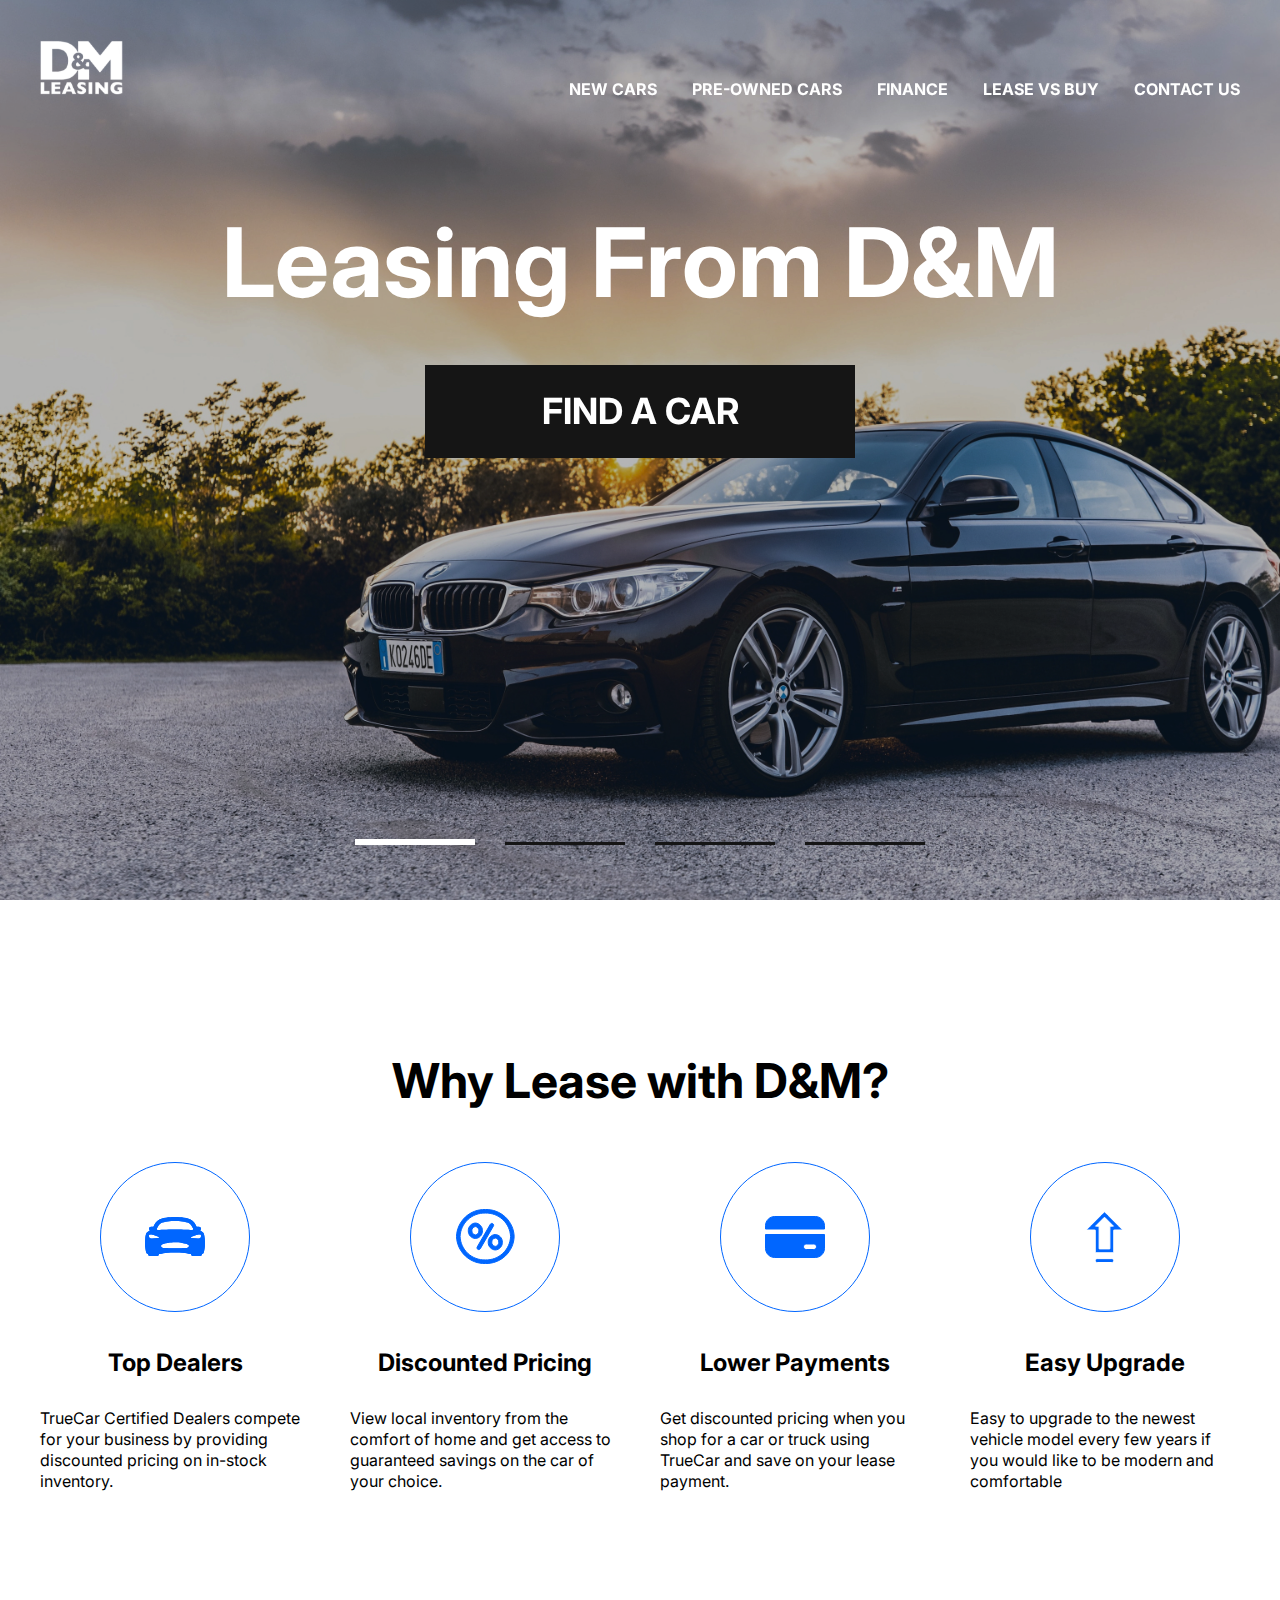
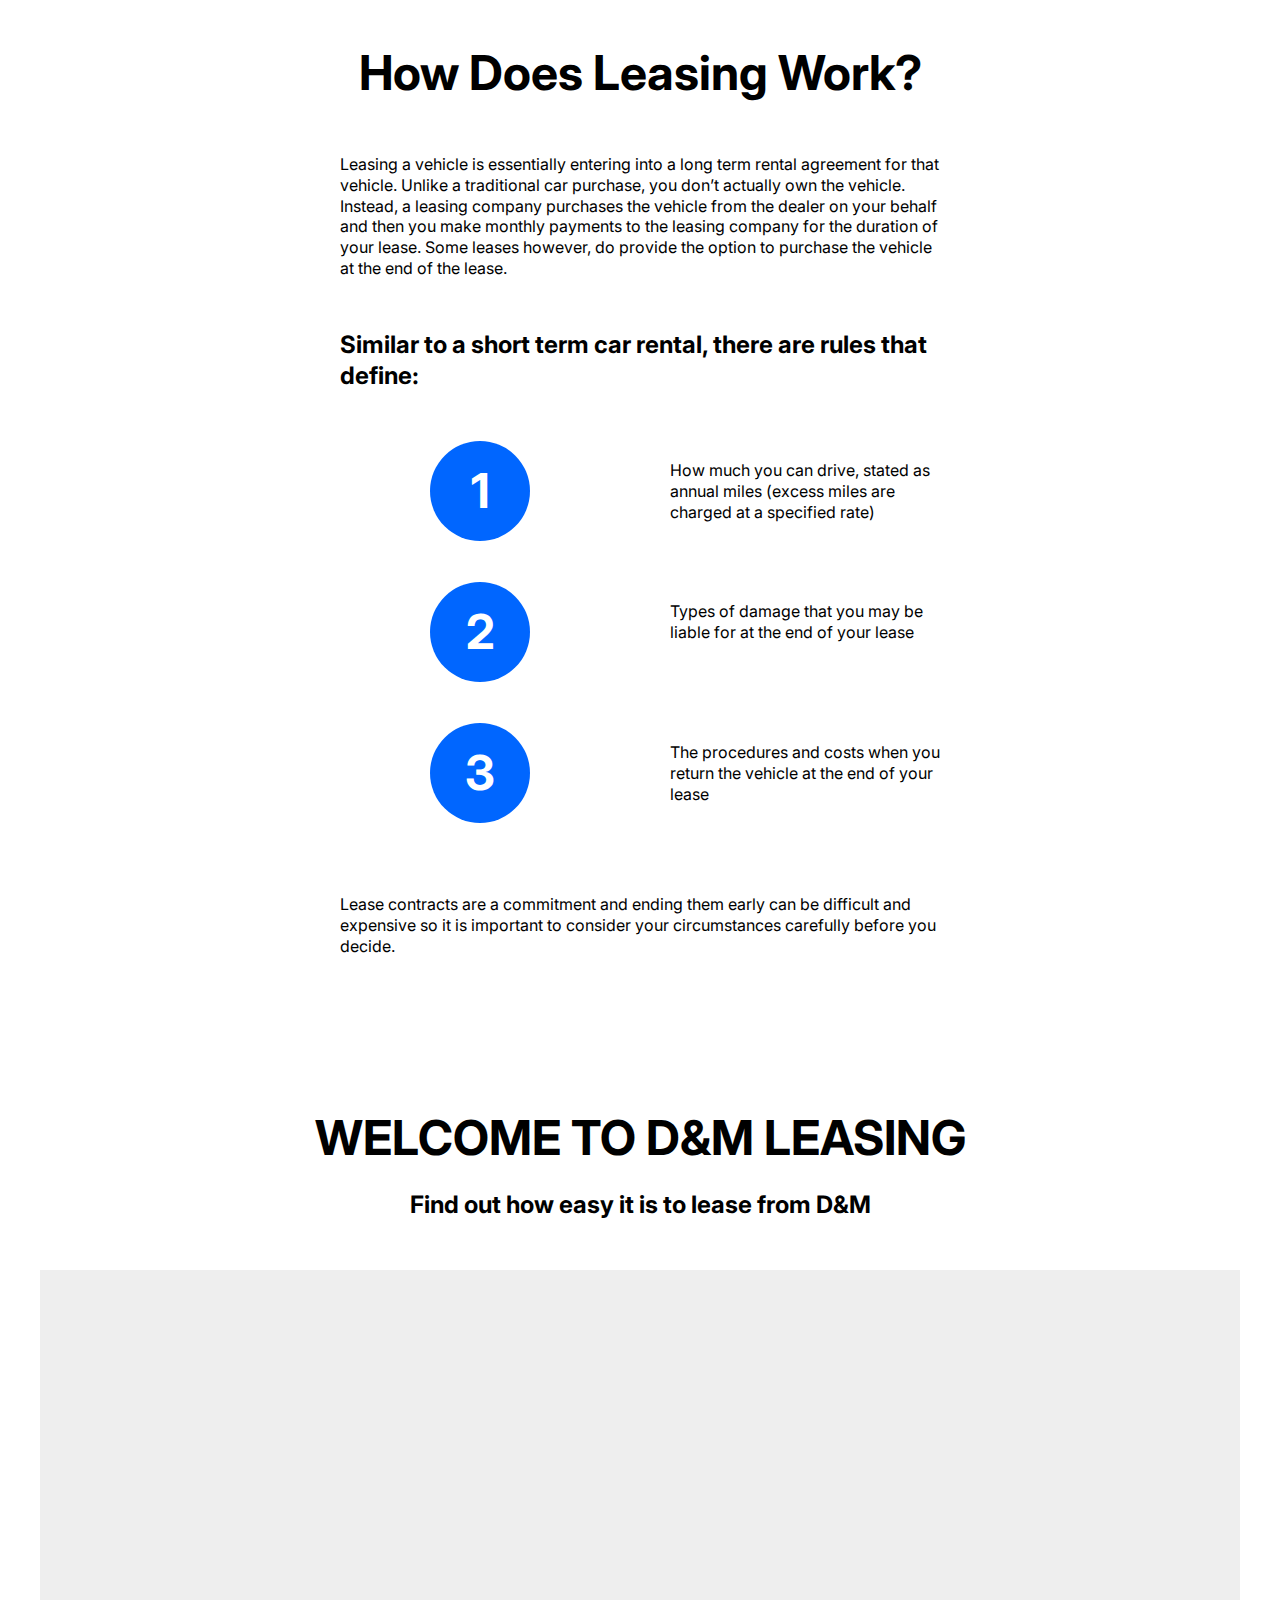
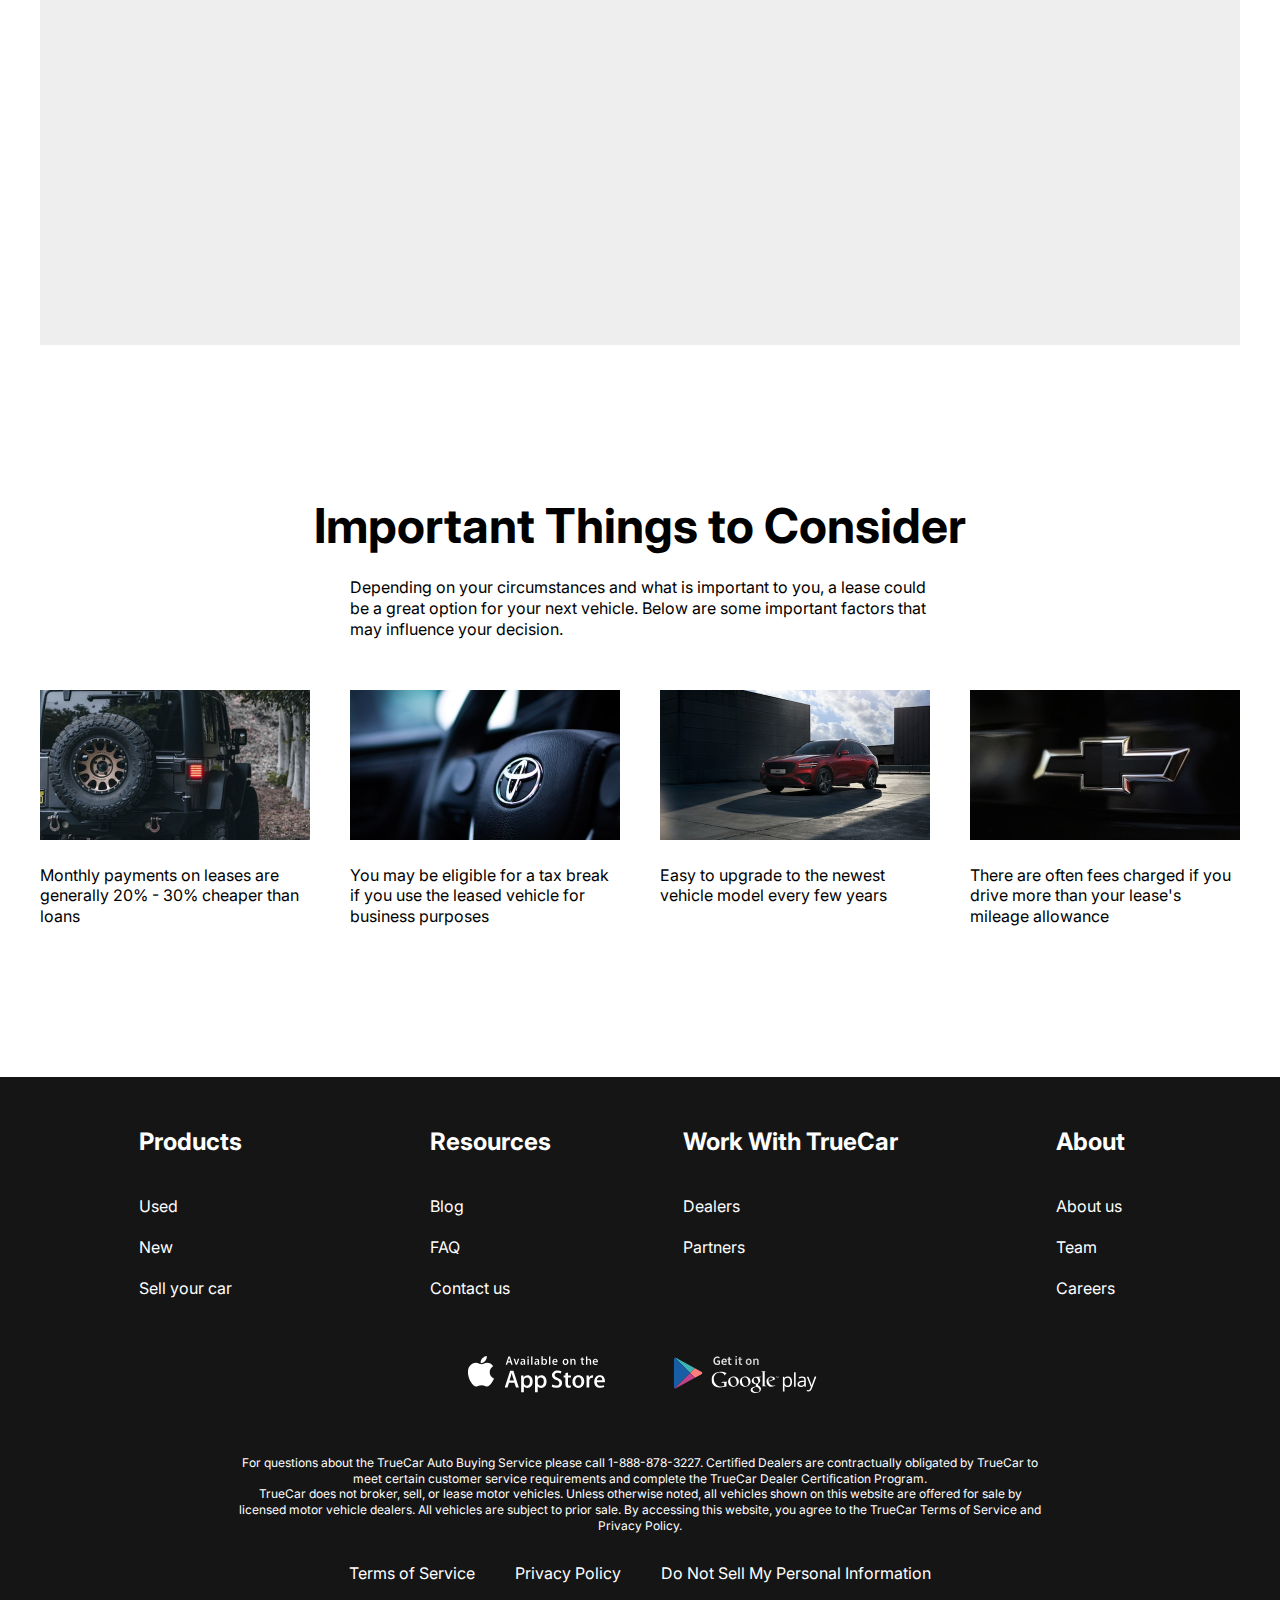
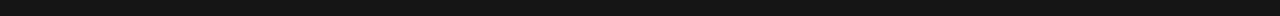
<file: index.html>
<!DOCTYPE html>
<html lang="en">
<head>
  <meta charset="UTF-8">
  <meta http-equiv="X-UA-Compatible" content="IE=edge">
  <meta name="viewport" content="width=device-width, initial-scale=1.0">
  <link rel="stylesheet" href="https://cdn.jsdelivr.net/npm/swiper@9/swiper-bundle.min.css"/>
  <link rel="stylesheet" href="./css/style.css">
  <title>D&M</title>
</head>
<body>
  <div class="wrapper">
    <header class="header header-main">
      <div class="container">
        <div class="header__inner">
          <a class="logo" href="index.html">
            <img src="./assets//icons/logo.svg" alt="Logo" class="logo__img">
          </a>
          <nav class="menu">
            <button class="menu__btn">
              <span class="menu__btn-item"></span>
              <span class="menu__btn-item"></span>
              <span class="menu__btn-item"></span>
            </button>
            <ul class="menu__list">
              <li class="menu__list-item">
                <a href="new-cars.html" class="menu__list-link">NEW CARS</a>
              </li>
              <li class="menu__list-item">
                <a href="#" class="menu__list-link">PRE-OWNED CARS</a>
              </li>
              <li class="menu__list-item">
                <a href="#" class="menu__list-link">FINANCE</a>
              </li>
              <li class="menu__list-item">
                <a href="#" class="menu__list-link">LEASE VS BUY</a>
              </li>
              <li class="menu__list-item">
                <a href="#" class="menu__list-link">CONTACT US</a>
              </li>
            </ul>
          </nav>
        </div>
      </div>
    </header>

    <main class="main">
      <section class="top">
        <div class="container">
          <h1 class="top__title">Leasing From D&M</h1>
          <a href="" class="top__link">FIND A CAR</a>
        </div>
      </section>

      <div class="slider">
        <div class="swiper">
          <div class="swiper-wrapper">
            <div class="swiper-slide" style="background-image: url(assets/images/slide-1.jpg);"></div>
            <div class="swiper-slide" style="background-image: url(assets/images/slide-2.jpg);"></div>
            <div class="swiper-slide" style="background-image: url(assets/images/slide-3.jpg);"></div>
            <div class="swiper-slide" style="background-image: url(assets/images/slide-4.jpg);"></div>
          </div>
          <div class="swiper-pagination"></div>
        </div>
      </div>

      <section class="why">
        <div class="container">
          <h2 class="why__title section-title">
            Why Lease with D&M?
          </h2>
          <ul class="why__list">
            <li class="why__item">
              <img src="./assets/icons/why-1.svg" alt="" class="why__item-img">
              <h3 class="why__item-title">Top Dealers</h3>
              <p class="why__item-text">
                TrueCar Certified Dealers compete for your business by providing discounted pricing on in-stock inventory.
              </p>
            </li>
            <li class="why__item">
              <img src="./assets/icons/why-2.svg" alt="" class="why__item-img">
              <h3 class="why__item-title">Discounted Pricing</h3>
              <p class="why__item-text">
                View local inventory from the comfort of home and get access to guaranteed savings on the car of your choice.
              </p>
            </li>
            <li class="why__item">
              <img src="./assets/icons/why-3.svg" alt="" class="why__item-img">
              <h3 class="why__item-title">Lower Payments</h3>
              <p class="why__item-text">
                Get discounted pricing when you shop for a car or truck using TrueCar and save on your lease payment.
              </p>
            </li>
            <li class="why__item">
              <img src="./assets/icons/why-4.svg" alt="" class="why__item-img">
              <h3 class="why__item-title">Easy Upgrade</h3>
              <p class="why__item-text">
                Easy to upgrade to the newest vehicle model every few years if you would like to be modern and comfortable
              </p>
            <div></div>
            </li>
          </ul>
        </div>        
      </section>

      <section class="how-does">
        <div class="container">
          <div class="how-does__inner">
            <h2 class="section-title">How Does Leasing Work?</h2>
            <p class="how-does__top-text">
              Leasing a vehicle is essentially entering into a long term rental agreement for that vehicle. Unlike a traditional car purchase, you don’t actually own the vehicle. Instead, a leasing company purchases the vehicle from the dealer on your behalf and then you make monthly payments to the leasing company for the duration of your lease. Some leases however, do provide the option to purchase the vehicle at the end of the lease.
            </p>
            <h4 class="how-does__title">
              Similar to a short term car rental, there are rules that define:
            </h4>
            <ol class="how-does__list">
              <li class="how-does__list-item">
                How much you can drive, stated as annual miles (excess miles are charged at a specified rate)
              </li>
              <li class="how-does__list-item">
                Types of damage that you may be liable for at the end of your lease
              </li>
              <li class="how-does__list-item">
                The procedures and costs when you return the vehicle at the end of your lease
              </li>
            </ol>
            <p class="how-does__bottom-text">
              Lease contracts are a commitment and ending them early can be difficult and expensive so it is important to consider your circumstances carefully before you decide.
            </p>
          </div>
        </div>
      </section>

      <section class="video">
        <div class="container">
          <h2 class="video__title section-title">WELCOME TO D&M LEASING</h2>
          <p class="video__text">
            Find out how easy it is to lease from D&M
          </p>
          <div class="video__inner">
            <iframe class="video__content" src="https://www.youtube.com/embed/3NkqS0ihkQc" title="YouTube video player" frameborder="0" allow="accelerometer; autoplay; clipboard-write; encrypted-media; gyroscope; picture-in-picture; web-share" allowfullscreen></iframe>
          </div>
        </div>
      </section>

      <section class="important">
        <div class="container">
          <h2 class="important__title section-title">Important Things to Consider</h2>
          <p class="important__text">
            Depending on your circumstances and what is important to you, a lease could be a great option for your next vehicle. Below are some important factors that may influence your decision.
          </p>
          <ul class="important__list">
            <li class="important__item">
              <img src="./assets/images/imp-1.jpg" alt="" class="important__item-image">
              <p class="important__item-text">
                Monthly payments on leases are generally 20% - 30% cheaper than loans
              </p>
            </li>
            <li class="important__list-item">
              <img src="./assets/images/imp-2.jpg" alt="" class="important__item-image">
              <p class="important__item-text">
                You may be eligible for a tax break if you use the leased vehicle for business purposes
              </p>
            </li>
            <li class="important__list-item">
              <img src="./assets/images/imp-3.jpg" alt="" class="important__item-image">
              <p class="important__item-text">
                Easy to upgrade to the newest vehicle model every few years
              </p>
            </li>
            <li class="important__list-item">
              <img src="./assets/images/imp-4.jpg" alt="" class="important__item-image">
              <p class="important__item-text">
                There are often fees charged if you drive more than your lease's mileage allowance
              </p>
            </li>
          </ul>
        </div>
      </section>
    </main>
    
    <footer class="footer">
      <div class="container">
        <nav class="footer__menu">
          <ul class="footer__menu-list">
            <li class="footer__menu-item">
              <p class="footer__menu-title">Products</p>
            </li>
            <li class="footer__menu-item">
              <a href="#" class="footer__menu-link">Used</a>
            </li>
            <li class="footer__menu-item">
              <a href="#" class="footer__menu-link">New</a>
            </li>
            <li class="footer__menu-item">
              <a href="#" class="footer__menu-link">Sell your car</a>
            </li>
          </ul>
          <ul class="footer__menu-list">
            <li class="footer__menu-item">
              <p class="footer__menu-title">Resources</p>
            </li>
            <li class="footer__menu-item">
              <a href="#" class="footer__menu-link">Blog</a>
            </li>
            <li class="footer__menu-item">
              <a href="#" class="footer__menu-link">FAQ</a>
            </li>
            <li class="footer__menu-item">
              <a href="#" class="footer__menu-link">Contact us</a>
            </li>
          </ul>
          <ul class="footer__menu-list">
            <li class="footer__menu-item">
              <p class="footer__menu-title">Work With TrueCar</p>
            </li>
            <li class="footer__menu-item">
              <a href="#" class="footer__menu-link">Dealers</a>
            </li>
            <li class="footer__menu-item">
              <a href="#" class="footer__menu-link">Partners</a>
            </li>
          </ul>
          <ul class="footer__menu-list">
            <li class="footer__menu-item">
              <p class="footer__menu-title">About</p>
            </li>
            <li class="footer__menu-item">
              <a href="#" class="footer__menu-link">About us</a>
            </li>
            <li class="footer__menu-item">
              <a href="#" class="footer__menu-link">Team</a>
            </li>
            <li class="footer__menu-item">
              <a href="#" class="footer__menu-link">Careers</a>
            </li>
          </ul>
        </nav>
        <ul class="footer__app">
          <li class="footer__app-item">
            <a class="footer__app-link" href="">
              <img class="footer__app-image" src="./assets/icons/appstore.svg" alt="app store">
            </a>
          </li>
          <li class="footer__app-item">
            <a class="footer__app-link" href="">
              <img class="footer__app-image" src="./assets/icons/googleplay.svg " alt="google play">
            </a>
          </li>         
        </ul>
        <div class="footer__copy">
          <p class="footer__copy-text">
            For questions about the TrueCar Auto Buying Service please call 1-888-878-3227.
            Certified Dealers are contractually obligated by TrueCar to meet certain customer service requirements and complete the TrueCar Dealer Certification Program.
          </p>
          <p class="footer__copy-text">
            TrueCar does not broker, sell, or lease motor vehicles. Unless otherwise noted, all vehicles shown on this website are offered for sale by licensed motor vehicle dealers. All vehicles are subject to prior sale. By accessing this website, you agree to the TrueCar Terms of Service and Privacy Policy.
          </p>
        </div>
        <nav class="copy__nav">
          <ul class="copy__nav-list">
            <li class="copy__nav-item">
              <a href="#" class="copy__nav-link">Terms of Service</a>
            </li>
            <li class="copy__nav-item">
              <a href="#" class="copy__nav-link">Privacy Policy</a>
            </li>
            <li class="copy__nav-item">
              <a href="#" class="copy__nav-link">Do Not Sell My Personal Information</a>
            </li>
          </ul>
        </nav>
      </div>
    </footer>
  </div>
  <script src="https://cdn.jsdelivr.net/npm/swiper@9/swiper-bundle.min.js"></script>
  <script src="./js/main.js"></script>
</body>
</html>
</file>
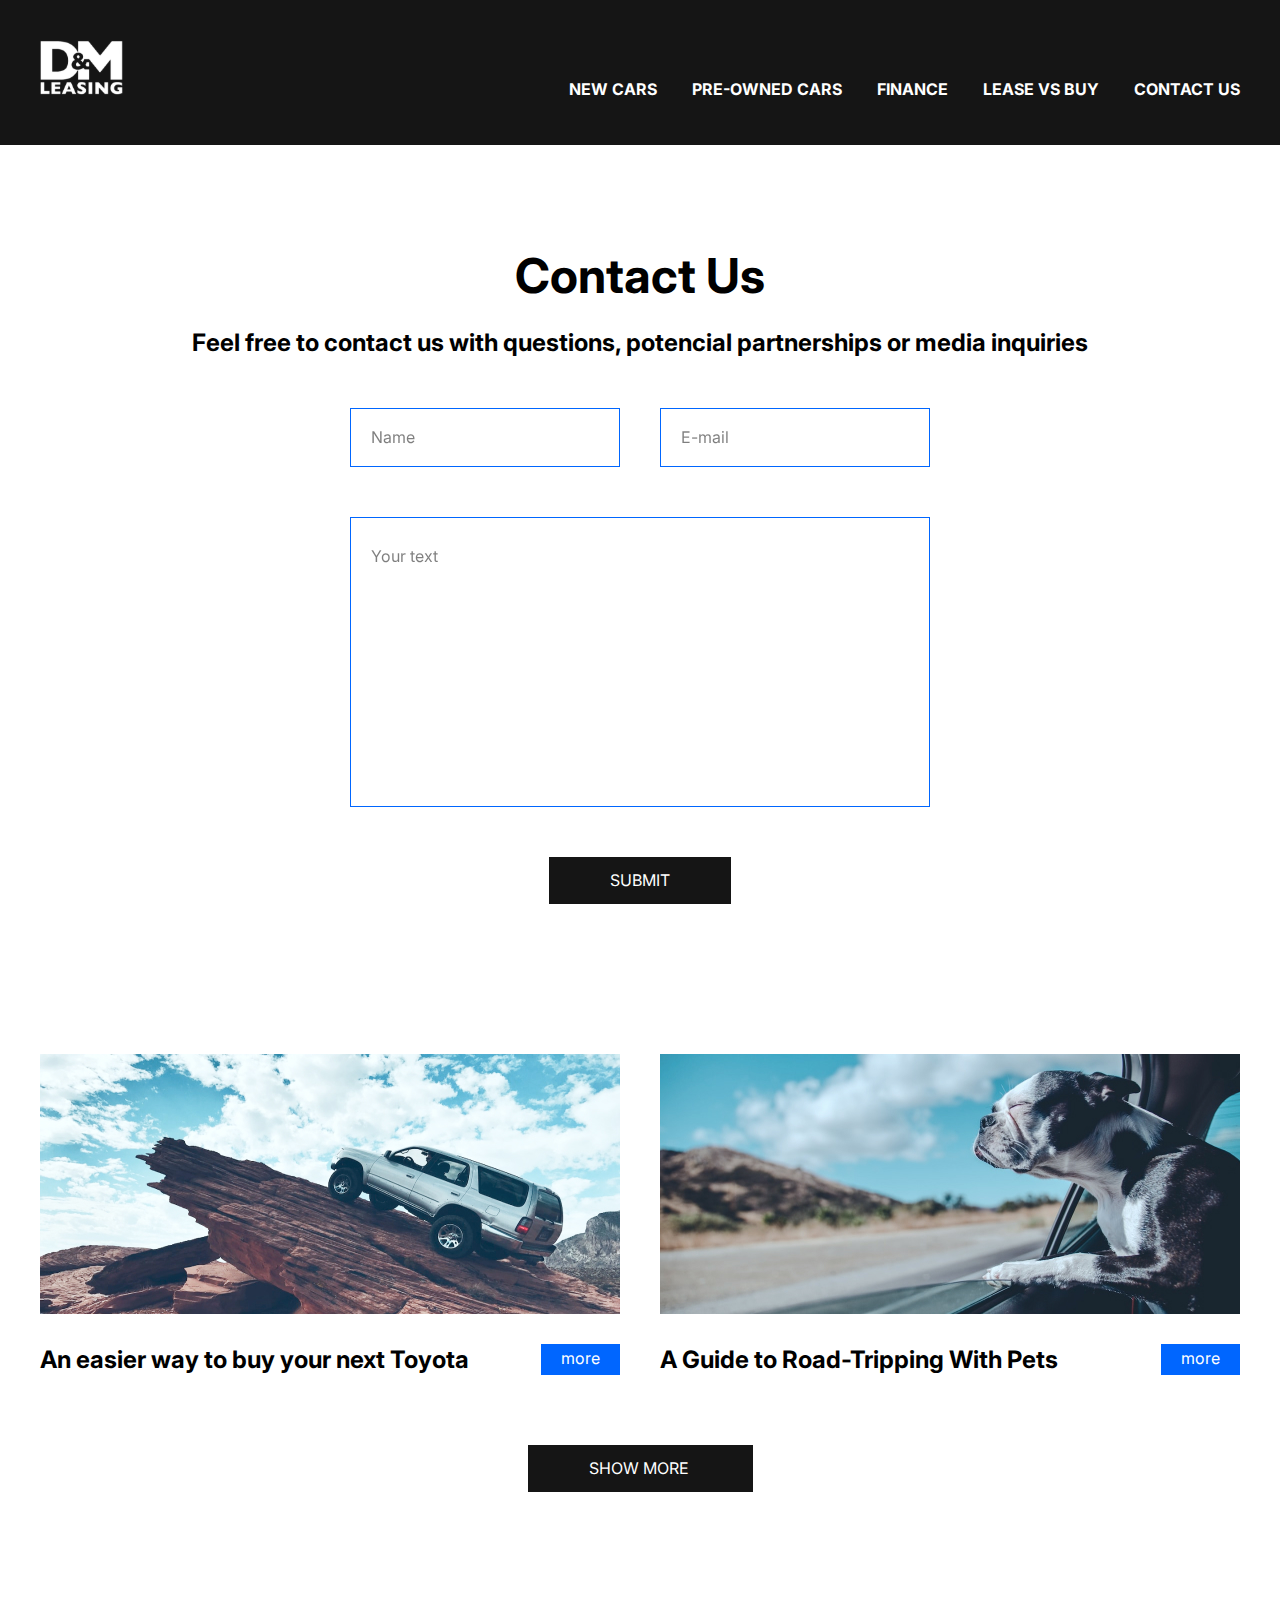
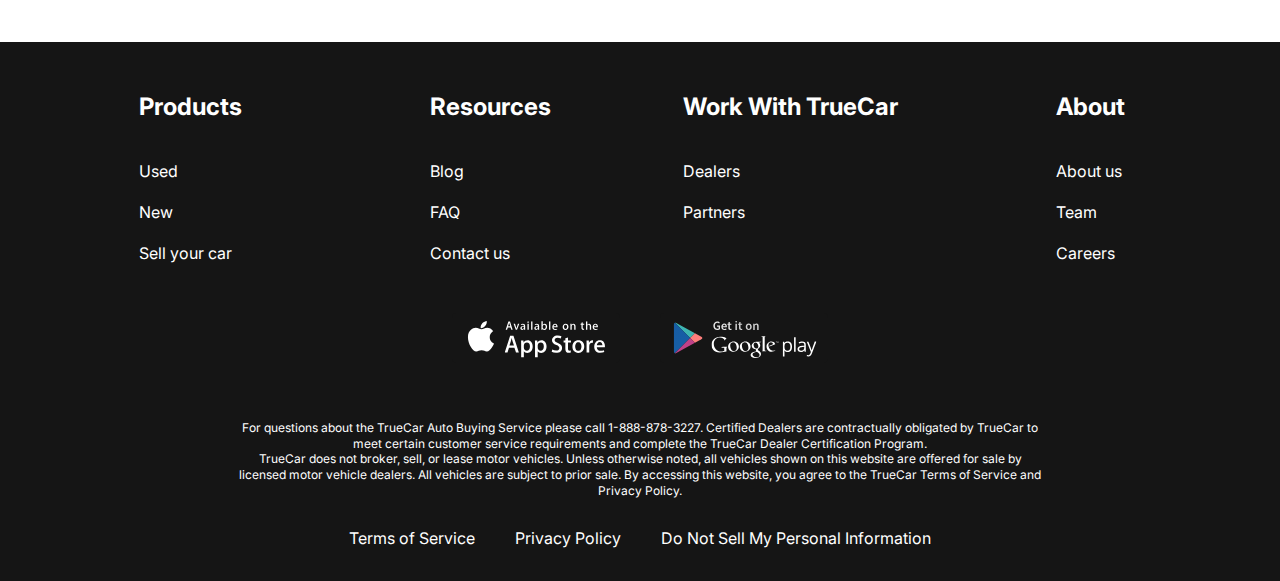
<file: contact.html>
<!DOCTYPE html>
<html lang="en">
<head>
  <meta charset="UTF-8">
  <meta http-equiv="X-UA-Compatible" content="IE=edge">
  <meta name="viewport" content="width=device-width, initial-scale=1.0">
  <link rel="stylesheet" href="./css/style.css">
  <title>D&M</title>
</head>
<body>
  <div class="wrapper">
    <header class="header">
      <div class="container">
        <div class="header__inner">
          <a class="logo" href="index.html">
            <img src="./assets/icons/logo.svg" alt="Logo" class="logo__img">
          </a>
          <nav class="menu">
            <button class="menu__btn">
              <span class="menu__btn-item"></span>
              <span class="menu__btn-item"></span>
              <span class="menu__btn-item"></span>
            </button>
            <ul class="menu__list">
              <li class="menu__list-item">
                <a href="new-cars.html" class="menu__list-link">NEW CARS</a>
              </li>
              <li class="menu__list-item">
                <a href="#" class="menu__list-link">PRE-OWNED CARS</a>
              </li>
              <li class="menu__list-item">
                <a href="#" class="menu__list-link">FINANCE</a>
              </li>
              <li class="menu__list-item">
                <a href="#" class="menu__list-link">LEASE VS BUY</a>
              </li>
              <li class="menu__list-item">
                <a href="contact.html" class="menu__list-link">CONTACT US</a>
              </li>
            </ul>
          </nav>
        </div>
      </div>
    </header>

    <main class="main">
      <section class="contacts">
        <div class="container">
          <h2 class="section-title contacts__title">Contact Us</h2>
          <p class="contacts__text">
            Feel free to contact us with questions, potencial partnerships or media inquiries
          </p>
          <form action="#" class="contacts__form">
            <input type="text" class="contacts__input" placeholder="Name">
            <input type="email" class="contacts__input" placeholder="E-mail">
            <textarea class="contacts__textarea" placeholder="Your text"></textarea>
            <button class="contacts__btn showmore-link" type="submit">SUBMIT</button>
          </form>
        </div>
      </section>

      <section class="blog">
        <div class="container">
          <div class="blog__items">
            <div class="blog__item">
              <img class="blog__item-img" src="./assets/images/blog-1.jpg" alt="">
              <h4 class="blog__item-title">An easier way to buy your next Toyota</h4>
              <a class="blog__item-link" href="#">more</a>
            </div>
            <div class="blog__item">
              <img class="blog__item-img" src="./assets/images/blog-2.jpg" alt="">
              <h4 class="blog__item-title">A Guide to Road-Tripping With Pets</h4>
              <a class="blog__item-link" href="#">more</a>
            </div>
          </div>
          <a href="" class="blog__link showmore-link">SHOW MORE</a>
        </div>
      </section>
    </main>

    <footer class="footer">
      <div class="container">
        <nav class="footer__menu">
          <ul class="footer__menu-list">
            <li class="footer__menu-item">
              <p class="footer__menu-title">Products</p>
            </li>
            <li class="footer__menu-item">
              <a href="#" class="footer__menu-link">Used</a>
            </li>
            <li class="footer__menu-item">
              <a href="#" class="footer__menu-link">New</a>
            </li>
            <li class="footer__menu-item">
              <a href="#" class="footer__menu-link">Sell your car</a>
            </li>
          </ul>
          <ul class="footer__menu-list">
            <li class="footer__menu-item">
              <p class="footer__menu-title">Resources</p>
            </li>
            <li class="footer__menu-item">
              <a href="#" class="footer__menu-link">Blog</a>
            </li>
            <li class="footer__menu-item">
              <a href="#" class="footer__menu-link">FAQ</a>
            </li>
            <li class="footer__menu-item">
              <a href="#" class="footer__menu-link">Contact us</a>
            </li>
          </ul>
          <ul class="footer__menu-list">
            <li class="footer__menu-item">
              <p class="footer__menu-title">Work With TrueCar</p>
            </li>
            <li class="footer__menu-item">
              <a href="#" class="footer__menu-link">Dealers</a>
            </li>
            <li class="footer__menu-item">
              <a href="#" class="footer__menu-link">Partners</a>
            </li>
          </ul>
          <ul class="footer__menu-list">
            <li class="footer__menu-item">
              <p class="footer__menu-title">About</p>
            </li>
            <li class="footer__menu-item">
              <a href="#" class="footer__menu-link">About us</a>
            </li>
            <li class="footer__menu-item">
              <a href="#" class="footer__menu-link">Team</a>
            </li>
            <li class="footer__menu-item">
              <a href="#" class="footer__menu-link">Careers</a>
            </li>
          </ul>
        </nav>
        <ul class="footer__app">
          <li class="footer__app-item">
            <a class="footer__app-link" href="">
              <img class="footer__app-image" src="./assets/icons/appstore.svg" alt="app store">
            </a>
          </li>
          <li class="footer__app-item">
            <a class="footer__app-link" href="">
              <img class="footer__app-image" src="./assets/icons/googleplay.svg " alt="google play">
            </a>
          </li>         
        </ul>
        <div class="footer__copy">
          <p class="footer__copy-text">
            For questions about the TrueCar Auto Buying Service please call 1-888-878-3227.
            Certified Dealers are contractually obligated by TrueCar to meet certain customer service requirements and complete the TrueCar Dealer Certification Program.
          </p>
          <p class="footer__copy-text">
            TrueCar does not broker, sell, or lease motor vehicles. Unless otherwise noted, all vehicles shown on this website are offered for sale by licensed motor vehicle dealers. All vehicles are subject to prior sale. By accessing this website, you agree to the TrueCar Terms of Service and Privacy Policy.
          </p>
        </div>
        <nav class="copy__nav">
          <ul class="copy__nav-list">
            <li class="copy__nav-item">
              <a href="#" class="copy__nav-link">Terms of Service</a>
            </li>
            <li class="copy__nav-item">
              <a href="#" class="copy__nav-link">Privacy Policy</a>
            </li>
            <li class="copy__nav-item">
              <a href="#" class="copy__nav-link">Do Not Sell My Personal Information</a>
            </li>
          </ul>
        </nav>
      </div>
    </footer>
  </div>

  <script src="./js/main.js"></script>
</body>
</html>
</file>
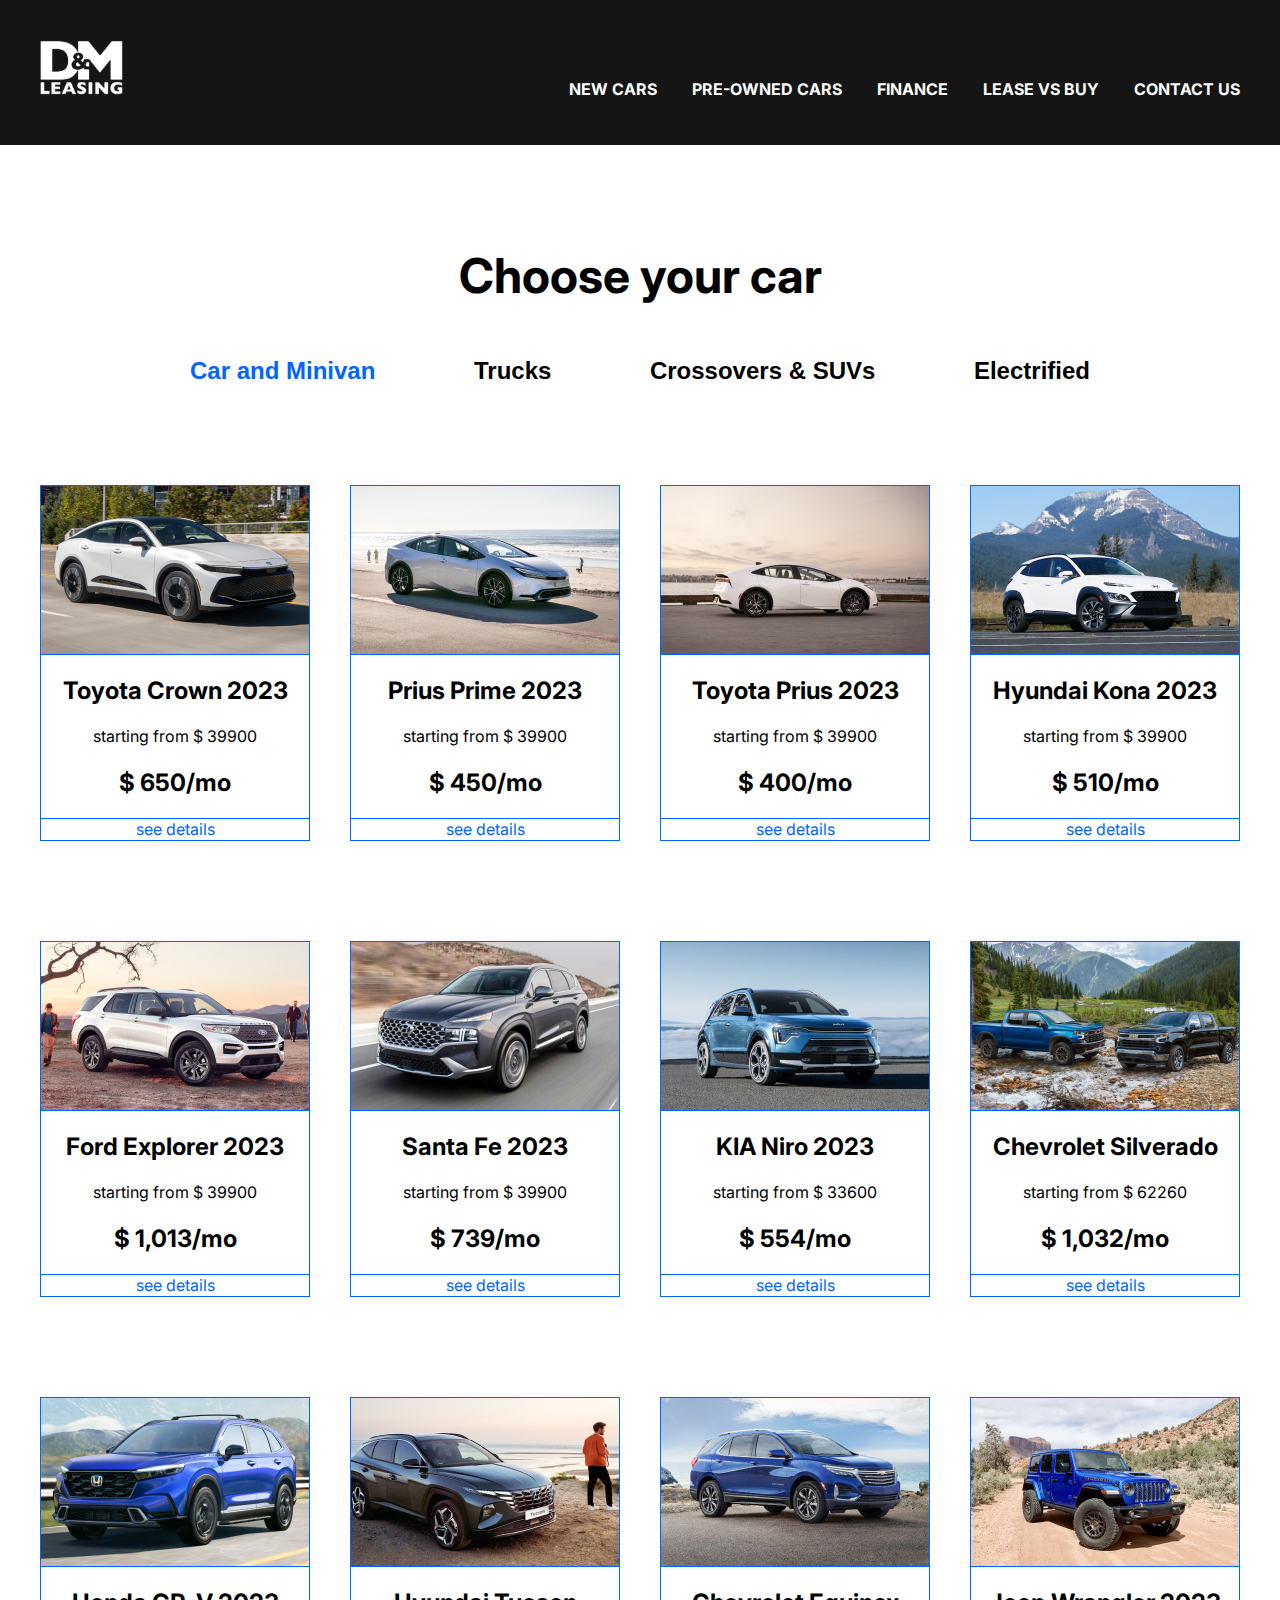
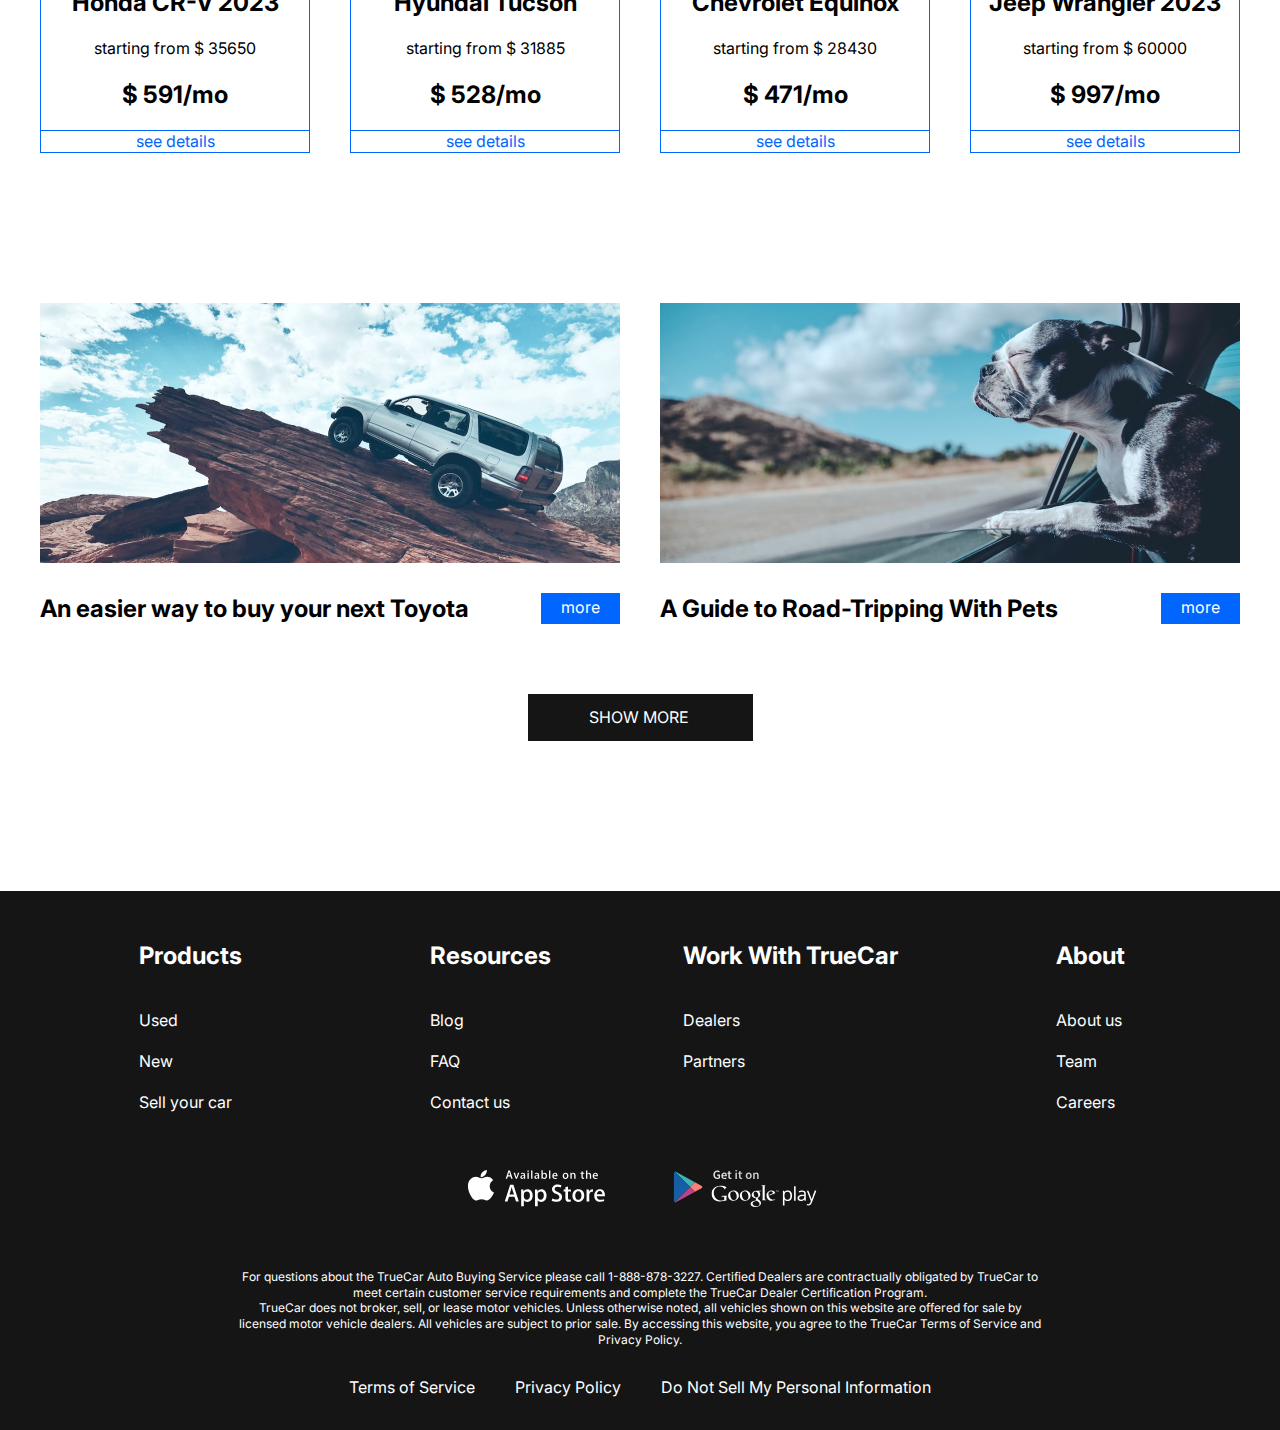
<file: new-cars.html>
<!DOCTYPE html>
<html lang="en">
<head>
  <meta charset="UTF-8">
  <meta http-equiv="X-UA-Compatible" content="IE=edge">
  <meta name="viewport" content="width=device-width, initial-scale=1.0">
  <link rel="stylesheet" href="./css/style.css">
  <title>D&M</title>
</head>
<body>
  <div class="wrapper">
    <header class="header">
      <div class="container">
        <div class="header__inner">
          <a class="logo" href="./index.html">
            <img src="./assets/icons/logo.svg" alt="Logo" class="logo__img">
          </a>
          <nav class="menu">
            <button class="menu__btn">
              <span class="menu__btn-item"></span>
              <span class="menu__btn-item"></span>
              <span class="menu__btn-item"></span>
            </button>
            <ul class="menu__list">
              <li class="menu__list-item">
                <a href="./new-cars.html" class="menu__list-link">NEW CARS</a>
              </li>
              <li class="menu__list-item">
                <a href="#" class="menu__list-link">PRE-OWNED CARS</a>
              </li>
              <li class="menu__list-item">
                <a href="#" class="menu__list-link">FINANCE</a>
              </li>
              <li class="menu__list-item">
                <a href="#" class="menu__list-link">LEASE VS BUY</a>
              </li>
              <li class="menu__list-item">
                <a href="./contact.html" class="menu__list-link">CONTACT US</a>
              </li>
            </ul>
          </nav>
        </div>
      </div>
    </header>
    <main class="main">
      <section class="choose">
        <div class="container">
          <h2 class="choose__title section-title">Choose your car</h2>
          <div class="choose__tabs tabs">
            <div class="tabs__btn">
              <button class="tabs__btn-item tabs__btn-item--active">Car and Minivan</button>
              <button class="tabs__btn-item">Trucks</button>
              <button class="tabs__btn-item">Crossovers & SUVs</button>
              <button class="tabs__btn-item">Electrified</button>
            </div>
            <div class="tabs__content">
              <div class="tabs__content-item">
                <div class="tabs__card">
                  <img class="tabs__card-img" src="./assets/images/card-1.jpg" alt="">
                  <div class="tabs__card-content">
                    <h4 class="tabs__card-title">Toyota Crown 2023</h4>
                    <p class="tabs__card-text">starting from $ 39900</p>
                    <p class="tabs__card-price">$ 650/mo</p>
                  </div>
                  <a href="" class="tabs__card-link">see details</a>
                </div>
                <div class="tabs__card">
                  <img class="tabs__card-img" src="./assets/images/card-2.jpg" alt="">
                  <div class="tabs__card-content">
                    <h4 class="tabs__card-title">Prius Prime 2023</h4>
                    <p class="tabs__card-text">starting from $ 39900</p>
                    <p class="tabs__card-price">$ 450/mo</p>          
                  </div>
                  <a href="" class="tabs__card-link">see details</a>
                </div>
                <div class="tabs__card">
                  <img class="tabs__card-img" src="./assets/images/card-3.jpg" alt="">
                  <div class="tabs__card-content">
                    <h4 class="tabs__card-title">Toyota Prius 2023</h4>
                    <p class="tabs__card-text">starting from $ 39900</p>
                    <p class="tabs__card-price">$ 400/mo</p>
                  </div>
                  <a href="" class="tabs__card-link">see details</a>
                </div>
                <div class="tabs__card">
                  <img class="tabs__card-img" src="./assets/images/card-4.jpg" alt="">
                  <div class="tabs__card-content">
                    <h4 class="tabs__card-title">Hyundai Kona 2023</h4>
                    <p class="tabs__card-text">starting from $ 39900</p>
                    <p class="tabs__card-price">$ 510/mo</p>
                  </div>
                  <a href="" class="tabs__card-link">see details</a>
                </div>
                <div class="tabs__card">
                  <img class="tabs__card-img" src="./assets/images/card-5.jpg" alt="">
                  <div class="tabs__card-content">
                    <h4 class="tabs__card-title">Ford Explorer 2023</h4>
                    <p class="tabs__card-text">starting from $ 39900</p>
                    <p class="tabs__card-price">$ 1,013/mo</p>
                  </div>
                  <a href="" class="tabs__card-link">see details</a>
                </div>
                <div class="tabs__card">
                  <img class="tabs__card-img" src="./assets/images/card-6.jpg" alt="">
                  <div class="tabs__card-content">
                    <h4 class="tabs__card-title">Santa  Fe 2023</h4>
                    <p class="tabs__card-text">starting from $ 39900</p>
                    <p class="tabs__card-price">$ 739/mo</p>
                  </div>
                  <a href="" class="tabs__card-link">see details</a>
                </div>
                <div class="tabs__card">
                  <img class="tabs__card-img" src="./assets/images/card-7.jpg" alt="">
                  <div class="tabs__card-content">
                    <h4 class="tabs__card-title">KIA Niro 2023</h4>
                    <p class="tabs__card-text">starting from $ 33600</p>
                    <p class="tabs__card-price">$ 554/mo</p>
                  </div>
                  <a href="" class="tabs__card-link">see details</a>
                </div>
                <div class="tabs__card">
                  <img class="tabs__card-img" src="./assets/images/card-8.jpg" alt="">
                  <div class="tabs__card-content">
                    <h4 class="tabs__card-title">Chevrolet Silverado</h4>
                    <p class="tabs__card-text">starting from $ 62260</p>
                    <p class="tabs__card-price">$ 1,032/mo</p>
                  </div>
                  <a href="" class="tabs__card-link">see details</a>
                </div>
                <div class="tabs__card">
                  <img class="tabs__card-img" src="./assets/images/card-9.jpg" alt="">
                  <div class="tabs__card-content">
                    <h4 class="tabs__card-title">Honda CR-V 2023</h4>
                    <p class="tabs__card-text">starting from $ 35650</p>
                    <p class="tabs__card-price">$ 591/mo</p>
                  </div>
                  <a href="" class="tabs__card-link">see details</a>
                </div>
                <div class="tabs__card">
                  <img class="tabs__card-img" src="./assets/images/card-10.jpg" alt="">
                  <div class="tabs__card-content">
                    <h4 class="tabs__card-title">Hyundai Tucson</h4>
                    <p class="tabs__card-text">starting from $ 31885</p>
                    <p class="tabs__card-price">$ 528/mo</p>
                  </div>
                  <a href="" class="tabs__card-link">see details</a>
                </div>
                <div class="tabs__card">
                  <img class="tabs__card-img" src="./assets/images/card-11.jpg" alt="">
                  <div class="tabs__card-content">
                    <h4 class="tabs__card-title">Chevrolet Equinox</h4>
                    <p class="tabs__card-text">starting from $ 28430</p>
                    <p class="tabs__card-price">$ 471/mo</p>
                  </div>
                  <a href="" class="tabs__card-link">see details</a>
                </div>
                <div class="tabs__card">
                  <img class="tabs__card-img" src="./assets/images/card-12.jpg" alt="">
                  <div class="tabs__card-content">
                    <h4 class="tabs__card-title">Jeep Wrangler 2023</h4>
                    <p class="tabs__card-text">starting from $ 60000</p>
                    <p class="tabs__card-price">$ 997/mo</p>
                  </div>
                  <a href="" class="tabs__card-link">see details</a>
                </div>
              </div>
              <div class="tabs__content-item"></div>
              <div class="tabs__content-item"></div>
              <div class="tabs__content-item"></div>
            </div>
          </div>
        </div>
      </section>

      <section class="blog">
        <div class="container">
          <div class="blog__items">
            <div class="blog__item">
              <img class="blog__item-img" src="./assets/images/blog-1.jpg" alt="">
              <h4 class="blog__item-title">An easier way to buy your next Toyota</h4>
              <a class="blog__item-link" href="#">more</a>
            </div>
            <div class="blog__item">
              <img class="blog__item-img" src="./assets/images/blog-2.jpg" alt="">
              <h4 class="blog__item-title">A Guide to Road-Tripping With Pets</h4>
              <a class="blog__item-link" href="#">more</a>
            </div>
          </div>
          <a href="" class="blog__link showmore-link">SHOW MORE</a>
        </div>
      </section>
    </main>

    <footer class="footer">
      <div class="container">
        <nav class="footer__menu">
          <ul class="footer__menu-list">
            <li class="footer__menu-item">
              <p class="footer__menu-title">Products</p>
            </li>
            <li class="footer__menu-item">
              <a href="#" class="footer__menu-link">Used</a>
            </li>
            <li class="footer__menu-item">
              <a href="#" class="footer__menu-link">New</a>
            </li>
            <li class="footer__menu-item">
              <a href="#" class="footer__menu-link">Sell your car</a>
            </li>
          </ul>
          <ul class="footer__menu-list">
            <li class="footer__menu-item">
              <p class="footer__menu-title">Resources</p>
            </li>
            <li class="footer__menu-item">
              <a href="#" class="footer__menu-link">Blog</a>
            </li>
            <li class="footer__menu-item">
              <a href="#" class="footer__menu-link">FAQ</a>
            </li>
            <li class="footer__menu-item">
              <a href="#" class="footer__menu-link">Contact us</a>
            </li>
          </ul>
          <ul class="footer__menu-list">
            <li class="footer__menu-item">
              <p class="footer__menu-title">Work With TrueCar</p>
            </li>
            <li class="footer__menu-item">
              <a href="#" class="footer__menu-link">Dealers</a>
            </li>
            <li class="footer__menu-item">
              <a href="#" class="footer__menu-link">Partners</a>
            </li>
          </ul>
          <ul class="footer__menu-list">
            <li class="footer__menu-item">
              <p class="footer__menu-title">About</p>
            </li>
            <li class="footer__menu-item">
              <a href="#" class="footer__menu-link">About us</a>
            </li>
            <li class="footer__menu-item">
              <a href="#" class="footer__menu-link">Team</a>
            </li>
            <li class="footer__menu-item">
              <a href="#" class="footer__menu-link">Careers</a>
            </li>
          </ul>
        </nav>
        <ul class="footer__app">
          <li class="footer__app-item">
            <a class="footer__app-link" href="">
              <img class="footer__app-image" src="./assets/icons/appstore.svg" alt="app store">
            </a>
          </li>
          <li class="footer__app-item">
            <a class="footer__app-link" href="">
              <img class="footer__app-image" src="./assets/icons/googleplay.svg " alt="google play">
            </a>
          </li>         
        </ul>
        <div class="footer__copy">
          <p class="footer__copy-text">
            For questions about the TrueCar Auto Buying Service please call 1-888-878-3227.
            Certified Dealers are contractually obligated by TrueCar to meet certain customer service requirements and complete the TrueCar Dealer Certification Program.
          </p>
          <p class="footer__copy-text">
            TrueCar does not broker, sell, or lease motor vehicles. Unless otherwise noted, all vehicles shown on this website are offered for sale by licensed motor vehicle dealers. All vehicles are subject to prior sale. By accessing this website, you agree to the TrueCar Terms of Service and Privacy Policy.
          </p>
        </div>
        <nav class="copy__nav">
          <ul class="copy__nav-list">
            <li class="copy__nav-item">
              <a href="#" class="copy__nav-link">Terms of Service</a>
            </li>
            <li class="copy__nav-item">
              <a href="#" class="copy__nav-link">Privacy Policy</a>
            </li>
            <li class="copy__nav-item">
              <a href="#" class="copy__nav-link">Do Not Sell My Personal Information</a>
            </li>
          </ul>
        </nav>
      </div>
    </footer>
  </div>

  <script src="./js/main.js"></script>
</body>
</html>
</file>
<file: css/style.css>
@import url('https://fonts.googleapis.com/css2?family=Inter:wght@400;700&display=swap');

html {
  box-sizing: border-box;
  min-height: 100%;
}

*, *::before, *::after {
  box-sizing: inherit;
  margin: 0;
  padding: 0;
}

body {
  font-size: 16px;
  font-weight: 400;
  font-family: 'Inter', sans-serif;
  line-height: 1.3;
  min-height: 100%;
}

.menu-opened {
  overflow: hidden;
}

ul {
  list-style: none;
}

a {
  text-decoration: none;
  color: inherit;
}

.wrapper {
  min-height: 100%;
  overflow: hidden;
  display: flex;
  flex-direction: column;
}

.container {
  max-width: 1220px;
  margin: 0 auto;
  padding: 0 10px;
}

.main {
  flex: 1 1 auto;
}

.section-title {
  font-size: 48px;
  font-weight: 700;
  text-align: center;
  margin-bottom: 50px;
}

.header__inner {
  padding-top: 40px;
  padding-bottom: 45px;
  display: flex;
  justify-content: space-between;
  align-items: flex-end;
}

.header {
  background-color: #151515;
}

.header-main {
  background-color: transparent;
  position: absolute;
  z-index: 10;
  left: 0;
  right: 0;
}

.menu__btn {
  width: 30px;
  height: 20px;
  border: none;
  padding: 0;
  background-color: transparent;
  display: flex;
  flex-direction: column;
  justify-content: space-between;
  cursor: pointer;
  display: none;
}

.menu__btn-item {
  width: 100%;
  height: 3px;
  background-color: white;
}

.menu__list {
  display: flex;
  gap: 35px;
}

.menu__list-link {
  color: #FFFFFF;
  font-weight: 700;
  line-height: 19px;
  text-transform: uppercase;
  transition: all 0.3s ease-in;
}

.menu__list-link:hover {
  text-decoration: underline;
  letter-spacing: 3px;
}

/* main */

.top {
  color: #FFFFFF;
  padding-top: 200px;
  text-align: center;
  position: absolute;
  z-index: 5;
  left: 0;
  right: 0;
}

.top__title {
  font-size: 96px;
  font-weight: 700;
  margin-bottom: 40px;
}

.top__link {
  font-size: 36px;
  font-weight: 700;
  background-color: #151515;
  padding: 23px;
  width: 100%;
  max-width: 430px;
  display: inline-block;
  text-transform: uppercase;
}

.swiper::after {
  content: "";
  background: rgb(21, 21, 21, 0.3);
  position: absolute;
  z-index: 1;
  top: 0;
  left: 0;
  right: 0;
  bottom: 0;
}

.swiper-slide {
  height: 100vh;
  background-size: cover;
  background-repeat: no-repeat;
  object-fit: cover;
  background-position: center;
}

.swiper-pagination-bullet {
  width: 120px;
  height: 3px;
  background-color: #151515;
  border-radius: 0;
  opacity: 1;
}

.swiper-horizontal>.swiper-pagination-bullets .swiper-pagination-bullet, .swiper-pagination-horizontal.swiper-pagination-bullets .swiper-pagination-bullet {
  margin: 0 15px;
}

.swiper-pagination-bullets.swiper-pagination-horizontal {
  bottom: 50px;
}

.swiper-pagination-bullet-active {
  height: 6px;
  background-color: #FFFFFF;
}

/* why */

.why {
  margin-top: 150px;
  margin-bottom: 150px;
}

.why__title {
  text-align: center;
}

.why__list {
  display: grid;
  grid-template-columns: repeat(auto-fill, minmax(270px, 1fr));
  gap: 40px;
  text-align: center;
}

.why__item-img {
  margin-bottom: 30px;
}

.why__item-title {
  font-size: 24px;
  font-weight: 700;
  margin-bottom: 30px;
}

.why__item-text {
  text-align: left;
}

/* how-does */

.how-does {
  margin-bottom: 150px;
}

.how-does__inner {
  max-width: 600px;
  margin: 0 auto;
}

.how-does__title {
  font-size: 24px;
  font-weight: 700;
  margin-top: 50px;
}
.how-does__list {
  margin-top: 50px;
  margin-bottom: 70px;
  counter-reset: myCounter;
}

.how-does__list-item {
  list-style: none;
  width: 270px;
  position: relative;
  margin-left: auto;
  padding-left: 240px;
  box-sizing: content-box;
  padding-top: 19px;
  padding-bottom: 19px;
  min-height: 63px;

}

.how-does__list-item + .how-does__list-item {
  margin-top: 40px;
}

.how-does__list-item::before {
  counter-increment: myCounter;
  content: counter(myCounter);
  display: flex;
  justify-content: center;
  align-items: center;
  font-size: 48px;
  font-weight: 700;
  color: white;
  background-color: #0066FF;
  border-radius: 50%;
  width: 100px;
  height: 100px;
  position: absolute;
  left: 0;
  top: 0;
}

/* video */

.video {
  margin-bottom: 150px;
}
.video__title {
  margin-bottom: 20px;
}
.video__text {
  font-size: 24px;
  font-weight: 700;
  text-align: center;
  margin-bottom: 50px;
}

.video__inner {
  background-color: #eeeeee;
  width: 100%;
  padding-top: 56.25%;
  position: relative;
}

.video__content {
  position: absolute;
  top: 0;
  left: 0;
  bottom: 0;
  right: 0;
  width: 100%;
  height: 100%;
}

/* important */

.important {
  margin-bottom: 150px;
}
.important__title {
  margin-bottom: 20px;
}

.important__text {
  margin: 0px auto 50px;
  max-width: 580px;
}
.important__list {
  display: grid;
  grid-template-columns: repeat(auto-fill, minmax(270px, 1fr));
  gap: 40px;
}

.important__item-image {
  width: 100%;
  margin-bottom: 20px;
}

/* contacts */

.contacts {
  padding: 100px 0 150px;
}

.contacts__title {
  margin-bottom: 20px;
}
.contacts__text {
  font-size: 24px;
  font-weight: bold;
  text-align: center;
  padding: 0 5px;
  margin-bottom: 50px;
}
.contacts__form {
  max-width: 580px;
  margin: 0 auto;
  display: flex;
  justify-content: space-between;
  flex-wrap: wrap;
}

.contacts__input {
  font-size: 16px;
  font-weight: 400;
  font-family: 'Inter', sans-serif;
  line-height: 1.3;
  width: 270px;
  padding: 18px 20px;
  outline: none;
  border: 1px solid #0066FF;
  margin-bottom: 50px;
  color: #000000;
}

.contacts__input::placeholder {
  font-size: 16px;
  font-weight: 400;
  font-family: 'Inter', sans-serif;
  line-height: 1.3;
  color: #000000;
  opacity: 0.5;
}

.contacts__textarea {
  font-size: 16px;
  font-weight: 400;
  font-family: 'Inter', sans-serif;
  line-height: 1.3;
  color: #000000;
  margin-bottom: 50px;
  border: 1px solid #0066FF;
  width: 100%;
  resize: none;
  padding: 28px 20px;
  outline: none;
  height: 290px;
}

.contacts__textarea::placeholder {
  font-size: 16px;
  font-weight: 400;
  font-family: 'Inter', sans-serif;
  line-height: 1.3;
  color: #000000;
  opacity: 0.5;
}

.showmore-link {
  text-transform: uppercase;
  padding: 13px 61px;
  background-color: #151515;
  color: #FFFFFF;
  font-size: 16px;
  font-weight: 400;
  font-family: 'Inter', sans-serif;
  line-height: 1.3;
  outline: none;
  border: none;
  margin: 0 auto;
}

/* blog */

.blog {
  padding-bottom: 150px;
}

.blog__items {
  display: grid;
  grid-template-columns: repeat(2, 1fr);
  gap: 40px;
  margin-bottom: 70px;
}

.blog__item {
  display: flex;
  justify-content: space-between;
  flex-wrap: wrap;
}

.blog__item-img {
  width: 100%;
  margin-bottom: 30px;
}

.blog__item-title {
  font-size: 24px;
  font-weight: bold;
  flex-basis: 446px;
}

.blog__item-link {
  color: #FFFFFF;
  background-color: #0066FF;
  padding: 4px 20px;
}

.blog__link {
  display: block;
  max-width: 225px;
  margin: 0 auto;
}

/* choose */

.choose {
  padding: 100px 0 150px;
}


.tabs__btn {
  padding: 0 150px 100px;
  display: flex;
  justify-content: space-between;
  gap: 80px;
}

.tabs__btn-item {
  font-size: 24px;
  font-weight: bold;
  cursor: pointer;
  border: none;
  background-color: transparent;
  padding: 0;
}

.tabs__btn-item--active {
  color: #0066FF;
}

.tabs__content-item {
  display: grid;
  grid-template-columns: repeat(auto-fit, minmax(270px, 1fr));
  gap: 100px 40px;
}

.tabs__card {
  text-align: center;
}

.tabs__card-img {
  display: block;
  width: 100%;
}

.tabs__card-content {
  padding: 0 5px;
  border: 1px solid #0066FF;
  border-top: none;
}


.tabs__card-title {
  font-size: 24px;
  font-weight: bold;
  padding-top: 20px;
  margin-bottom: 20px;
}

.tabs__card-text {
  margin-bottom: 20px;
}

.tabs__card-price {
  font-size: 24px;
  font-weight: bold;
  margin-bottom: 20px;
}
.tabs__card-link {
  display: block;
  color: #0066FF;
  border: 1px solid #0066FF;
  border-top: none;
}

/* footer */

.footer {
  background-color: #151515;
  padding-top: 50px;
  padding-bottom: 32px;
  color: #FFFFFF;
}

.footer__menu {
  display: grid;
  grid-template-columns: repeat(4, 1fr);
  justify-items: center;
  margin-bottom: 50px;
}

.footer__menu-list {
  max-width: 250px;
}

.footer__menu-item + .footer__menu-item {
  margin-top: 20px;
}

.footer__menu-title {
  font-size: 24px;
  font-weight: 700;
  line-height: 29px;
  margin-bottom: 40px;
}

.footer__app {
  display: flex;
  justify-content: center;
  gap: 40px;
  margin-bottom: 52px;
}

.footer__copy {
  margin-bottom: 30px;
}

.footer__copy-text {
  font-size: 12px;
  margin: 0 auto;
  max-width: 806px;
  text-align: center;
}

.copy__nav-list {
  display: flex;
  justify-content: center;
  gap: 40px;
}

@media (max-width: 1040px) {
  .tabs__btn {
    padding: 0 0 50px;
  }
}

@media (max-width: 860px) {

  .menu__list {
    position: absolute;
    z-index: 5;
    background-color: #151515;
    display: flex;
    flex-direction: column;
    align-items: center;
    top: 0;
    left: 0;
    right: 0;
    bottom: 0;
    padding-top: 200px;
    height: 100vh;
    transform: translateY(-100%);
    transition: transform 0.3s ease;
  }

  .menu__list--active {
    transform: translateY(0%);
  }

  .menu__btn {
    display: flex;
    position: relative;
    bottom: 20px;
    z-index: 10;
  }

  .logo {
    position: relative;
    z-index: 10;
  }

  .tabs__btn {
    gap: 40px;
  }

  .blog {
    padding-bottom: 100px;
  }

}

@media (max-width: 768px) {
  .top__title {
    font-size: 70px;
    font-weight: 700;
    margin-bottom: 40px;
  }

  .top__link {
    max-width: 360px;
    font-size: 28px;
    padding: 16px;
  }

  .swiper-pagination-bullet {
    width: 60px;
    height: 2px;
  }

  .footer__menu {
    grid-template-columns: repeat(2, 1fr);
    justify-items: flex-start;
    gap: 20px;
  }

  .tabs__btn {
    flex-direction: column;
    gap: 20px;
  }

  .tabs__content-item {
    gap: 50px 30px;
  }
  
  .contacts {
    padding: 50px 0;
  }

  .contacts__input {
    width: 100%;
    margin-bottom: 30px;
  }
}

@media (max-width: 540px) {
  .top__title {
    font-size: 60px;
  }

  .top__link {
    max-width: 310px;
    font-size: 22px;
    padding: 16px;
  }

  .swiper-pagination-bullet {
    width: 35px;
  }

  .why {
    margin: 50px 0;
  }

  .how-does__list {
    margin-top: 30px;
    margin-bottom: 40px;
  }

  .section-title {
    font-size: 34px;
  }
  
  .how-does {
    margin-bottom: 50px;
  }

  .how-does__list-item {
    padding-left: 0;
    padding-top: 65px;
    margin-right: auto;
  }

  .how-does__list-item::before {
    right: 0;
    margin: 0 auto;
    width: 50px;
    height: 50px;
    font-size: 32px;
  }

  .video {
    margin-bottom: 50px;
  }

  .footer__app {
    margin-bottom: 25px;
    flex-direction: column;
    align-items: center;
    gap: 20px;
  }

  .copy__nav-list {
    flex-direction: column;
    align-items: center;
    gap: 20px;
  }

  .blog {
    padding-bottom: 70px;
  }

  .blog__item-title {
    margin-bottom: 10px;
  }

  .blog__items {
    grid-template-columns: 1fr;
    margin-bottom: 30px;
  }

  .blog__item-link {
    width: 100%;
    text-align: center;
    font-size: 20px;
  }
}
</file>
